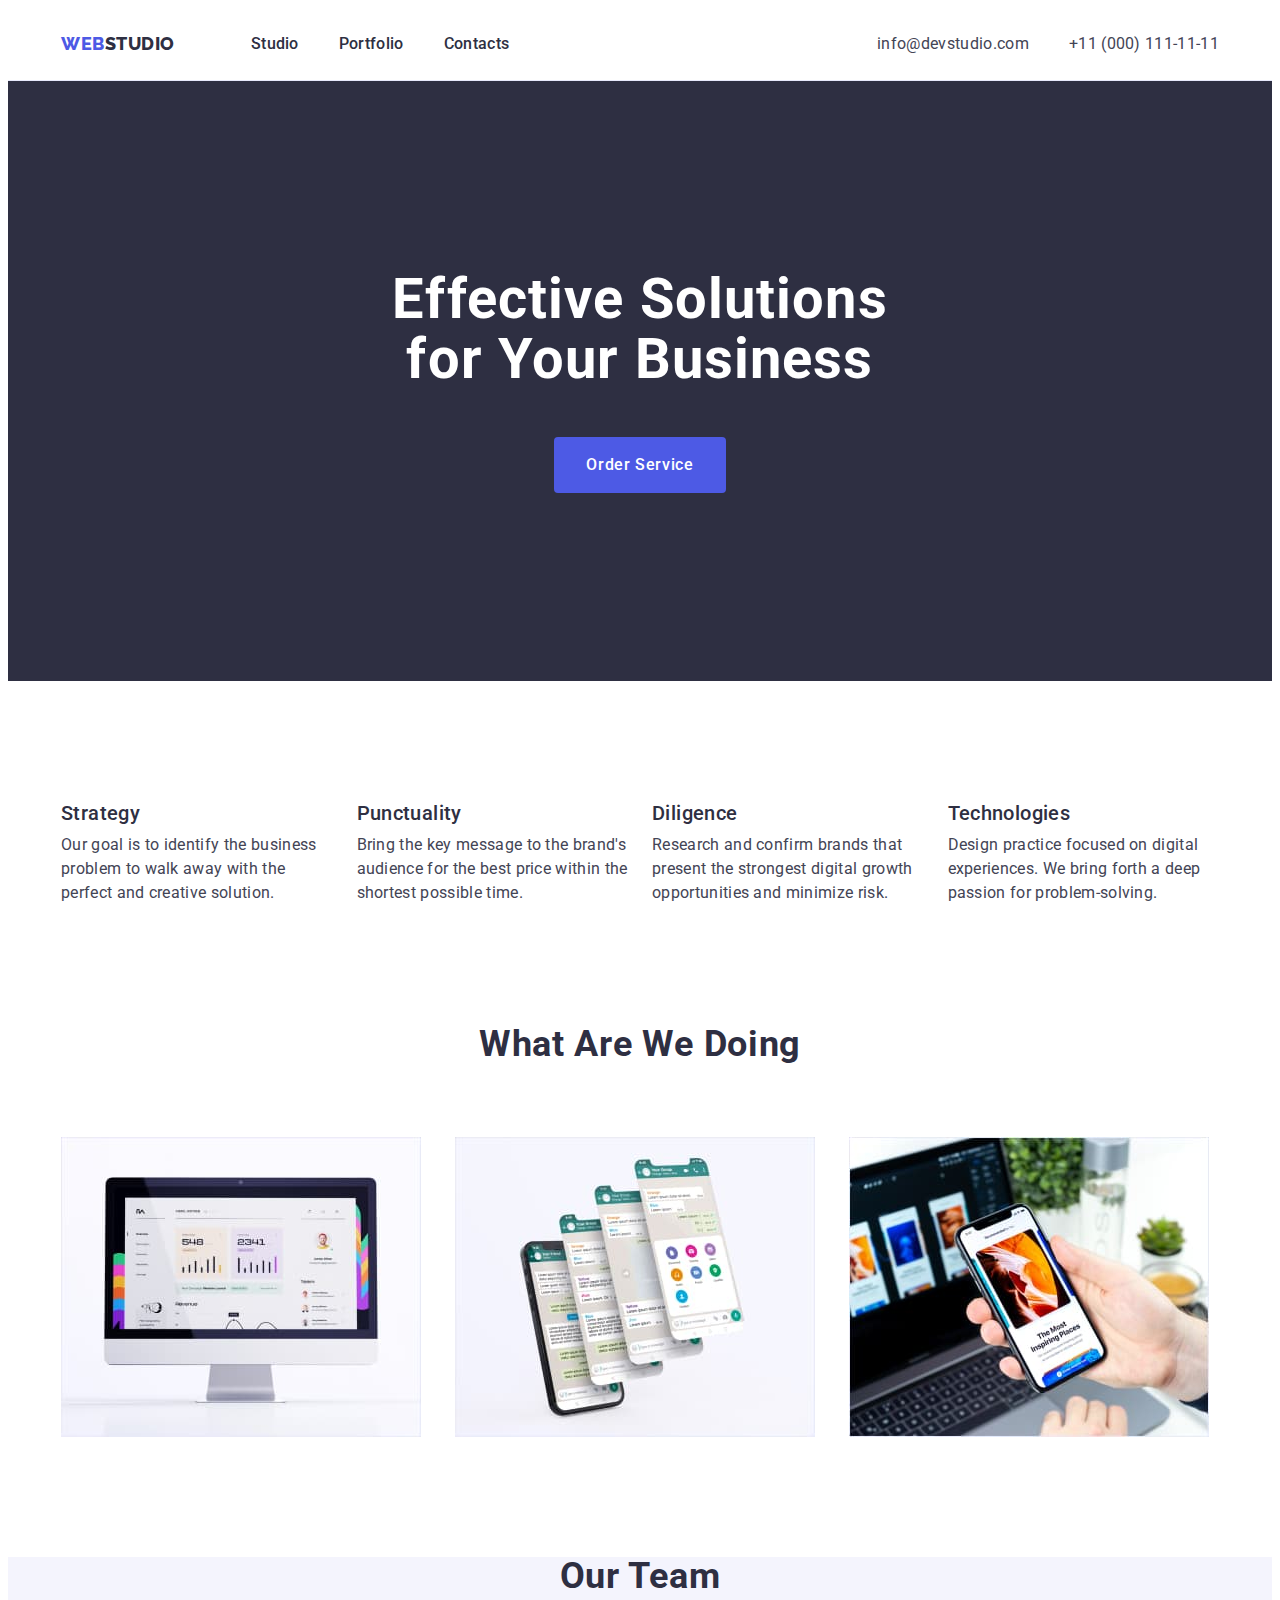
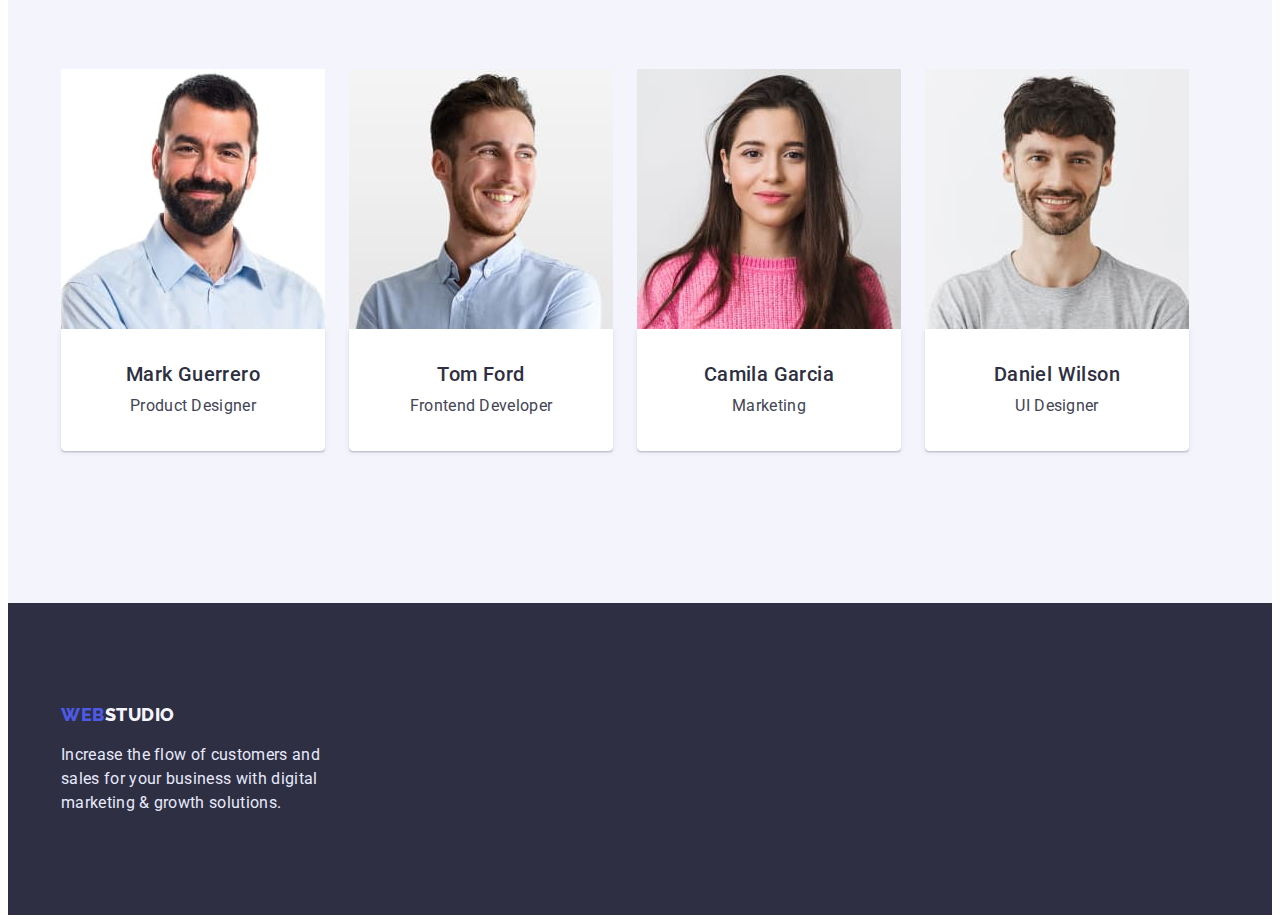
<file: index.html>
<!DOCTYPE html>
<html lang="en">
  <head>
    <meta charset="UTF-8" />
    <meta http-equiv="X-UA-Compatible" content="IE=edge" />
    <meta name="viewport" content="width=device-width, initial-scale=1.0" />
    <title>WebStudio</title>
    <link rel="preconnect" href="https://fonts.googleapis.com" />
    <link rel="preconnect" href="https://fonts.gstatic.com" crossorigin />
    <link
      href="https://fonts.googleapis.com/css2?family=Raleway:wght@800&family=Roboto:wght@400;500;700;900&display=swap"
      rel="stylesheet"
    />
    <link
      rel="stylesheet"
      href="https://cdnjs.cloudflare.com/ajax/libs/modern-normalize/1.1.0/modern-normalize.min.css"
      integrity="sha512-wpPYUAdjBVSE4KJnH1VR1HeZfpl1ub8YT/NKx4PuQ5NmX2tKuGu6U/JRp5y+Y8XG2tV+wKQpNHVUX03MfMFn9Q=="
      crossorigin="anonymous"
      referrerpolicy="no-referrer"
    />
    <link rel="stylesheet" href="./css/styles.css" />
  </head>
  <body>
    <header class="header">
      <div class="container header-container">
        <nav class="header-navigation">
          <a href="./index.html" class="header-logo link">
            Web<span class="header-logo-span">Studio</span></a
          >
          <ul class="header-list list">
            <li class="header-item">
              <a href="./index.html" class="header-link link">Studio</a>
            </li>
            <li class="header-item">
              <a href="./portfolio.html" class="header-link link">Portfolio</a>
            </li>
            <li class="header-item">
              <a href="" class="header-link link">Contacts</a>
            </li>
          </ul>
        </nav>
        <address class="address">
          <ul class="address-list list">
            <li class="address-item">
              <a href="mailto:info@devstudio.com" class="address-mail link"
                >info@devstudio.com</a
              >
            </li>
            <li class="address-item">
              <a href="tel:+110001111111" class="address-tel link"
                >+11 (000) 111-11-11</a
              >
            </li>
          </ul>
        </address>
      </div>
    </header>
    <main>
      <section class="hero">
        <div class="container">
          <h1 class="hero-title">
            Effective Solutions
            <div class="hero-title-title">for Your Business</div>
          </h1>
          <button type="button" class="hero-button">Order Service</button>
        </div>
      </section>
      <section class="main">
        <div class="container main-container">
          <h2 class="main-title">Advantages</h2>
          <ul class="main-list">
            <li class="main-item">
              <h3 class="main-subtitle">Strategy</h3>
              <p class="main-text">
                Our goal is to identify the business problem to walk away with
                the perfect and creative solution.
              </p>
            </li>
            <li class="main-item">
              <h3 class="main-subtitle">Punctuality</h3>
              <p class="main-text">
                Bring the key message to the brand's audience for the best price
                within the shortest possible time.
              </p>
            </li>
            <li class="main-item">
              <h3 class="main-subtitle">Diligence</h3>
              <p class="main-text">
                Research and confirm brands that present the strongest digital
                growth opportunities and minimize risk.
              </p>
            </li>
            <li class="main-item">
              <h3 class="main-subtitle">Technologies</h3>
              <p class="main-text">
                Design practice focused on digital experiences. We bring forth a
                deep passion for problem-solving.
              </p>
            </li>
          </ul>
        </div>
      </section>
      <section class="work">
        <div class="container">
          <h2 class="work-title">What are we doing</h2>
          <ul class="work-list">
            <li class="work-item">
              <img
                src="./images/img-1.jpg"
                alt="picture"
                width="360"
                height="300"
              />
            </li>
            <li class="work-item">
              <img
                src="./images/img-2.jpg"
                alt="picture"
                width="360"
                height="300"
              />
            </li>
            <li class="work-item">
              <img
                src="./images/img-3.jpg"
                alt="picture"
                width="360"
                height="300"
              />
            </li>
          </ul>
        </div>
      </section>
      <section class="team">
        <div class="container">
          <h2 class="team-title">Our Team</h2>
          <ul class="team-list">
            <li class="team-item">
              <img
                src="./images/img-4.jpg"
                alt="photo"
                width="264"
                height="260"
              />
              <div class="team-container-h3-p">
                <h3 class="team-subtitle">Mark Guerrero</h3>
                <p class="team-text">Product Designer</p>
              </div>
            </li>
            <li class="team-item">
              <img
                src="./images/img-5.jpg"
                alt="photo"
                width="264"
                height="260"
              />
              <div class="team-container-h3-p">
                <h3 class="team-subtitle">Tom Ford</h3>
                <p class="team-text">Frontend Developer</p>
              </div>
            </li>
            <li class="team-item">
              <img
                src="./images/img-6.jpg"
                alt="photo"
                width="264"
                height="260"
              />
              <div class="team-container-h3-p">
                <h3 class="team-subtitle">Camila Garcia</h3>
                <p class="team-text">Marketing</p>
              </div>
            </li>
            <li class="team-item">
              <img
                src="./images/img-7.jpg"
                alt="photo"
                width="264"
                height="260"
              />
              <div class="team-container-h3-p">
                <h3 class="team-subtitle">Daniel Wilson</h3>
                <p class="team-text">UI Designer</p>
              </div>
            </li>
          </ul>
        </div>
      </section>
    </main>
    <footer class="footer">
      <div class="container">
        <div class="logo-container">
          <a href="./index.html" class="footer-logo link"
            >Web<span class="footer-logo-span">Studio</span></a
          >
          <p class="footer-text">
            Increase the flow of customers and sales for your business with
            digital marketing & growth solutions.
          </p>
        </div>
      </div>
    </footer>
  </body>
</html>
</file>
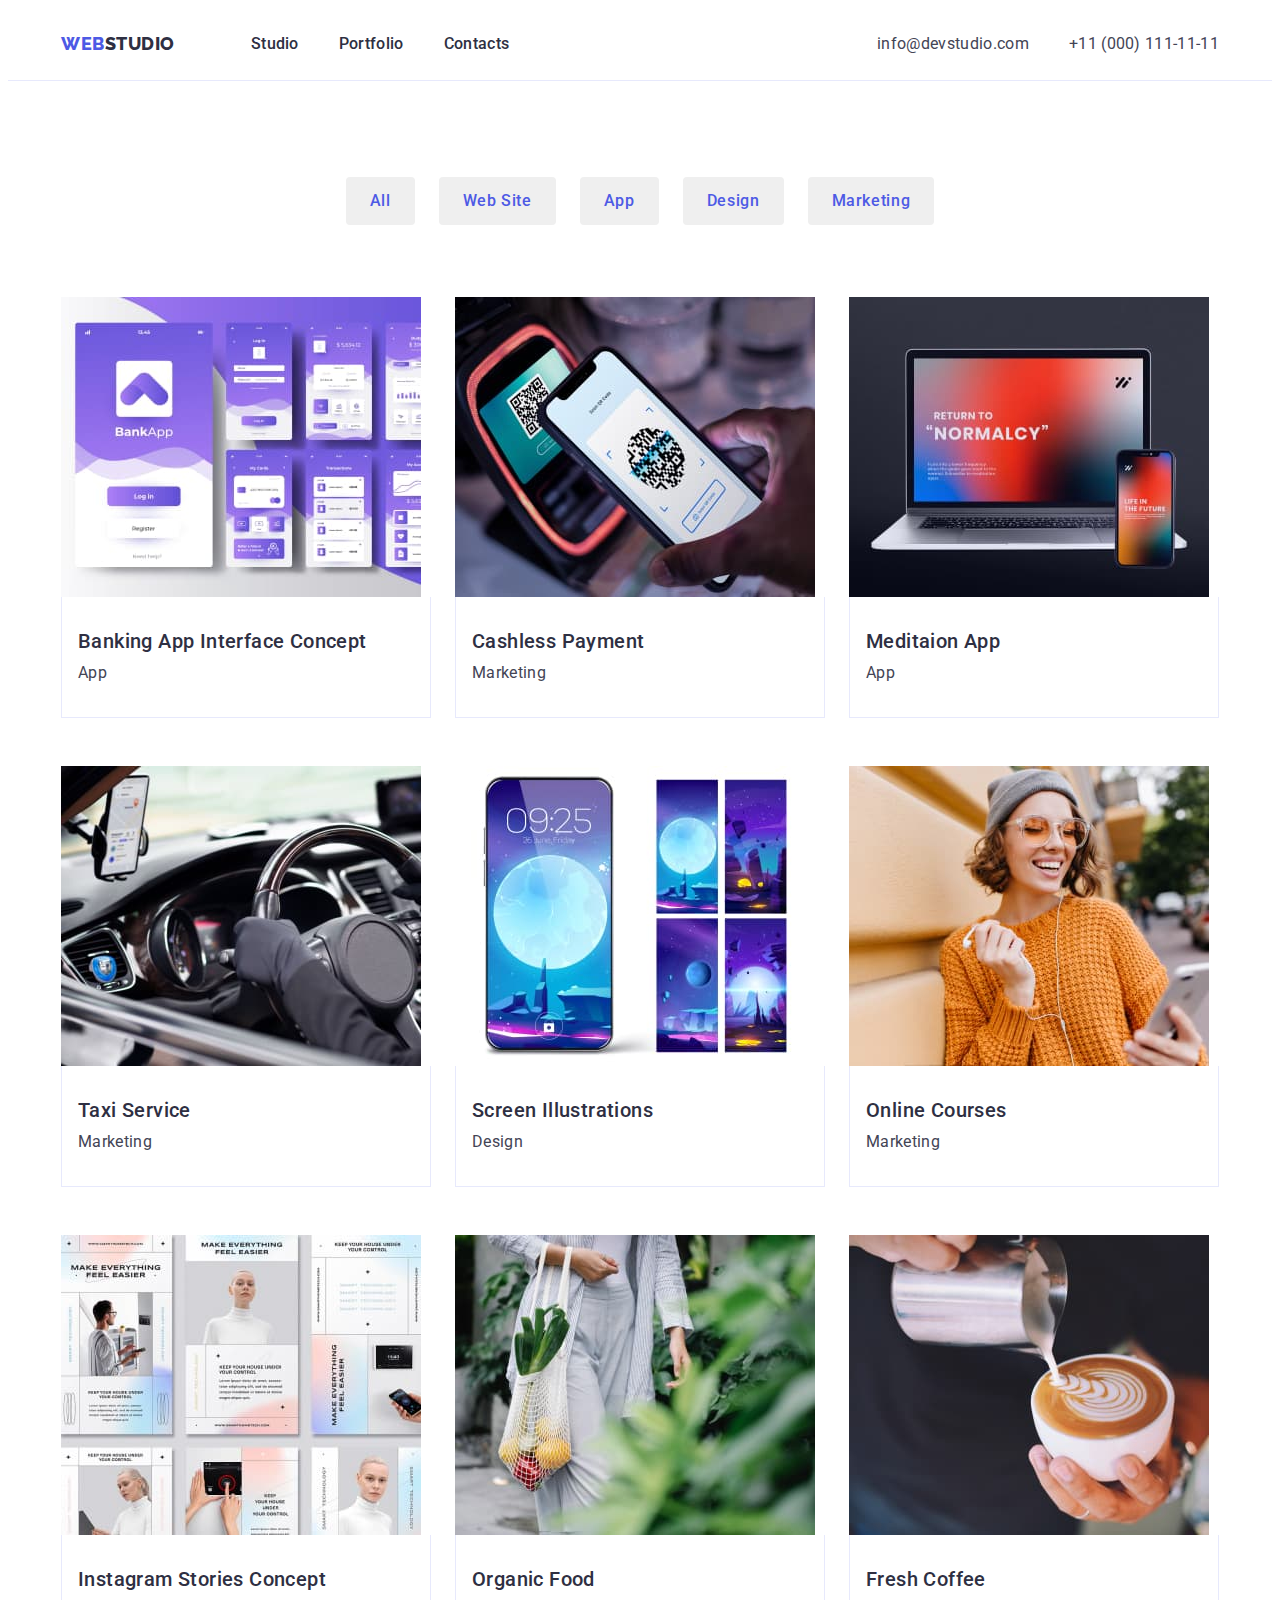
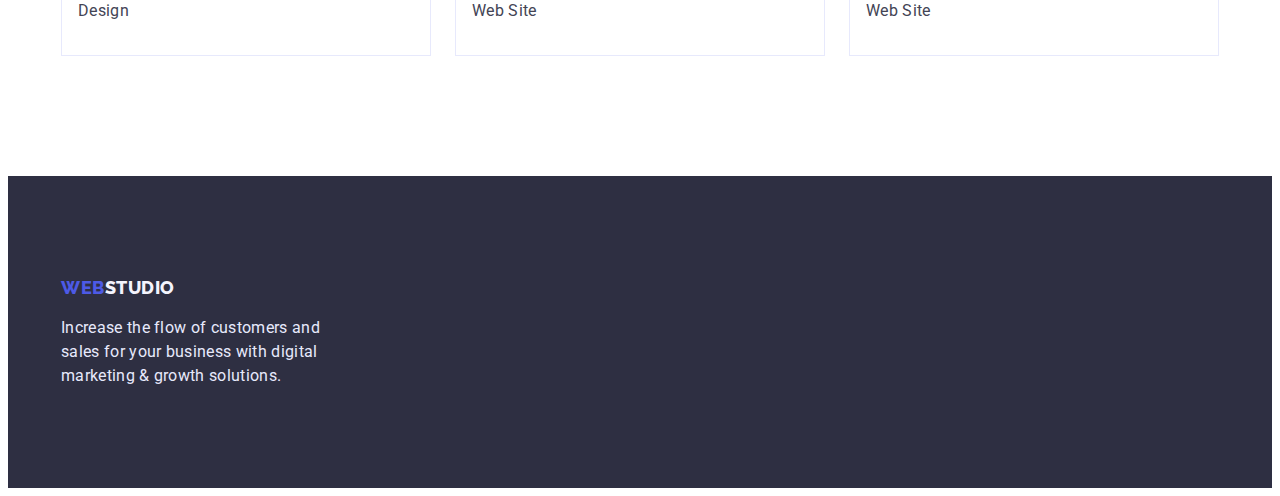
<file: portfolio.html>
<!DOCTYPE html>
<html lang="en">
  <head>
    <meta charset="UTF-8" />
    <meta http-equiv="X-UA-Compatible" content="IE=edge" />
    <meta name="viewport" content="width=device-width, initial-scale=1.0" />
    <title>Portfolio</title>
    <link rel="preconnect" href="https://fonts.googleapis.com" />
    <link rel="preconnect" href="https://fonts.gstatic.com" crossorigin />
    <link
      href="https://fonts.googleapis.com/css2?family=Raleway:wght@800&family=Roboto:wght@400;500;700;900&display=swap"
      rel="stylesheet"
    />
    <link
      rel="stylesheet"
      href="https://cdnjs.cloudflare.com/ajax/libs/modern-normalize/1.1.0/modern-normalize.min.css"
      integrity="sha512-wpPYUAdjBVSE4KJnH1VR1HeZfpl1ub8YT/NKx4PuQ5NmX2tKuGu6U/JRp5y+Y8XG2tV+wKQpNHVUX03MfMFn9Q=="
      crossorigin="anonymous"
      referrerpolicy="no-referrer"
    />
    <link rel="stylesheet" href="./css/styles.css" />
  </head>
  <body>
    <header class="header">
      <div class="container header-container">
        <nav class="header-navigation">
          <a href="./index.html" class="header-logo link">
            Web<span class="header-logo-span">Studio</span></a
          >
          <ul class="header-list list">
            <li class="header-item">
              <a href="" class="header-link link">Studio</a>
            </li>
            <li class="header-item">
              <a href="./portfolio.html" class="header-link link">Portfolio</a>
            </li>
            <li class="header-item">
              <a href="" class="header-link link">Contacts</a>
            </li>
          </ul>
        </nav>
        <address class="address">
          <ul class="address-list list">
            <li class="address-item">
              <a href="mailto:info@devstudio.com" class="address-mail link"
                >info@devstudio.com</a
              >
            </li>
            <li class="address-item">
              <a href="tel:+110001111111" class="address-tel link"
                >+11 (000) 111-11-11</a
              >
            </li>
          </ul>
        </address>
      </div>
    </header>
    <main>
      <section class="concept">
        <div class="container concept-container">
          <h1 class="button-title">Web Portfolio</h1>
          <ul class="concept-button-list list">
            <li class="button-item">
              <button type="button" class="concept-button-all">All</button>
            </li>
            <li class="button-item">
              <button type="button" class="concept-button-website">
                Web Site
              </button>
            </li>
            <li class="button-item">
              <button type="button" class="concept-button-app">App</button>
            </li>
            <li class="button-item">
              <button type="button" class="concept-button-design">
                Design
              </button>
            </li>
            <li class="button-item">
              <button type="button" class="concept-button-marketing">
                Marketing
              </button>
            </li>
          </ul>
          <ul class="concept-list list">
            <li class="concept-item">
              <img
                src="./images/banking-app-interface-concept.jpg"
                alt="interface"
                width="360"
                height="300"
              />
              <div class="concept-item-h2-p">
                <h2 class="concept-subtitle">Banking App Interface Concept</h2>
                <p class="concept-text">App</p>
              </div>
            </li>
            <li class="concept-item">
              <img
                src="./images/cashles-payment.jpg"
                alt="payment"
                width="360"
                height="300"
              />
              <div class="concept-item-h2-p">
                <h2 class="concept-subtitle">Cashless Payment</h2>
                <p class="concept-text">Marketing</p>
              </div>
            </li>
            <li class="concept-item">
              <img
                src="./images/medditation-app.jpg"
                alt="meditaion"
                width="360"
                height="300"
              />
              <div class="concept-item-h2-p">
                <h2 class="concept-subtitle">Meditaion App</h2>
                <p class="concept-text">App</p>
              </div>
            </li>
            <li class="concept-item">
              <img
                src="./images/taxi-service.jpg"
                alt="taxi"
                width="360"
                height="300"
              />
              <div class="concept-item-h2-p">
                <h2 class="concept-subtitle">Taxi Service</h2>
                <p class="concept-text">Marketing</p>
              </div>
            </li>
            <li class="concept-item">
              <img
                src="./images/screen-illustrations.jpg"
                alt="illustrations"
                width="360"
                height="300"
              />
              <div class="concept-item-h2-p">
                <h2 class="concept-subtitle">Screen Illustrations</h2>
                <p class="concept-text">Design</p>
              </div>
            </li>
            <li class="concept-item">
              <img
                src="./images/online-courses.jpg"
                alt="courses"
                width="360"
                height="300"
              />
              <div class="concept-item-h2-p">
                <h2 class="concept-subtitle">Online Courses</h2>
                <p class="concept-text">Marketing</p>
              </div>
            </li>
            <li class="concept-item">
              <img
                src="./images/instagram-stories-concept.jpg"
                alt="instagram"
                width="360"
                height="300"
              />
              <div class="concept-item-h2-p">
                <h2 class="concept-subtitle">Instagram Stories Concept</h2>
                <p class="concept-text">Design</p>
              </div>
            </li>
            <li class="concept-item">
              <img
                src="./images/organik-food.jpg"
                alt="food"
                width="360"
                height="300"
              />
              <div class="concept-item-h2-p">
                <h2 class="concept-subtitle">Organic Food</h2>
                <p class="concept-text">Web Site</p>
              </div>
            </li>
            <li class="concept-item">
              <img
                src="./images/fresh-coffe.jpg"
                alt="coffe"
                width="360"
                height="300"
              />
              <div class="concept-item-h2-p">
                <h2 class="concept-subtitle">Fresh Coffee</h2>
                <p class="concept-text">Web Site</p>
              </div>
            </li>
          </ul>
        </div>
      </section>
    </main>
    <footer class="footer">
      <div class="container">
        <div class="logo-container">
          <a href="./index.html" class="footer-logo link"
            >Web<span class="footer-logo-span">Studio</span></a
          >
          <p class="footer-text">
            Increase the flow of customers and sales for your business with
            digital marketing & growth solutions.
          </p>
        </div>
      </div>
    </footer>
  </body>
</html>
</file>
<file: css/styles.css>
h1,
h2,
h3,
h4,
p {
  margin-top: 0;
  margin-bottom: 0;
}

ul {
  margin-top: 0;
  margin-bottom: 0;
  padding-left: 0;
}

.list {
  list-style: none;
}

.link {
  text-decoration: none;
}

img {
  display: block;
}

:root {
  --blue-color: #4d5ae5;
  --black-color: #2e2f42;
  --grey-color: #434455;
  --white-color: #ffffff;
  --milk-color: #f4f4fd;
  --light-grey-color: #e7e9fc;
  --button-blue-color: #4d5ae5;
}

body {
  font-family: "Roboto", sans-serif;
  font-size: 16px;
  color: var(--grey-color);
}

.container {
  width: 1158px;
  margin-left: auto;
  margin-right: auto;
  padding-left: 15px;
  padding-right: 15px;
}
/*outline: 2px solid red; */
.header {
  padding-bottom: 24px;
  padding-top: 24px;
  background: var(--white-color);
  border-bottom: 1px solid var(--light-grey-color);
}

.header-logo {
  text-transform: uppercase;
  font-family: "Raleway";
  font-weight: 800;
  font-size: 18px;
  line-height: 1.33;
  letter-spacing: 0.03em;
  color: var(--blue-color);
  margin-right: 76px;
}

.header-logo-span {
  color: var(--black-color);
}

.header-container {
  display: flex;
}

.header-navigation {
  display: flex;
  align-items: center;
  margin-right: auto;
}

.header-list {
  display: flex;
  gap: 40px;
}

.address-list {
  display: flex;
}

.header-list .link:hover,
.header-list .link:focus {
  color: var(--blue-color);
}

.header-link {
  font-weight: 500;
  font-size: 16px;
  line-height: 1.5;
  letter-spacing: 0.02em;
  color: var(--black-color);
}

.address-mail {
  font-style: normal;
  font-size: 16px;
  line-height: 1.5;
  letter-spacing: 0.02em;
  color: var(--grey-color);
  margin-right: 40px;
}

.address-list .address-mail:hover,
.address-list .address-mail:focus {
  color: var(--blue-color);
}

.address-tel {
  font-style: normal;
  font-size: 16px;
  line-height: 1.5;
  letter-spacing: 0.02em;
  color: var(--grey-color);
}

.address-list .address-tel:hover,
.address-list .address-tel:focus {
  color: var(--blue-color);
}

.hero {
  background: var(--black-color);
  padding-top: 188px;
  padding-bottom: 188px;
}

.hero-title {
  font-size: 56px;
  line-height: 60px;
  text-align: center;
  letter-spacing: 0.02em;
  color: var(--white-color);
  margin-bottom: 48px;
}

.hero-button {
  cursor: pointer;
  font-family: inherit;
  font-weight: 500;
  font-size: 16px;
  line-height: 1.5;
  letter-spacing: 0.04em;
  color: var(--white-color);
  background: var(--blue-color);
  border: 1px var(--blue-color);
  border-radius: 4px;
  padding: 16px 32px;
  margin: 0 auto;
  display: block;
}

.main {
  padding-top: 120px;
  padding-bottom: 120px;
}

.main-container {
  display: flex;
}

.main-title {
  position: absolute;
  white-space: nowrap;
  width: 1px;
  height: 1px;
  overflow: hidden;
  border: 0;
  padding: 0;
  clip: rect(0 0 0 0);
  clip-path: inset(50%);
  margin: -1px;
}

.main-list {
  list-style: none;
  display: flex;
  align-items: center;
  gap: 24px;
}

.main-item {
  flex-basis: calc((100% - 72px) / 4);
}

.main-subtitle {
  font-weight: 500;
  font-size: 20px;
  line-height: 1.2;
  letter-spacing: 0.02em;
  color: var(--black-color);
  margin-bottom: 8px;
}

.main-text {
  line-height: 1.5;
  letter-spacing: 0.02em;
}

.work {
  padding-top: 0px;
  padding-bottom: 120px;
}

.work-title {
  font-size: 36px;
  line-height: 1.11;
  text-align: center;
  letter-spacing: 0.02em;
  text-transform: capitalize;
  color: var(--black-color);
  margin-top: 0;
  margin-bottom: 72px;
}

.work-list {
  list-style: none;
  display: flex;
  gap: 24px;
}

.work-item {
  flex-basis: calc((100% - 48px) / 3);
}

.team {
  padding-bottom: 152px;
  background-color: var(--milk-color);
}

.team-title {
  font-size: 36px;
  line-height: 1.11;
  text-align: center;
  letter-spacing: 0.02em;
  text-transform: capitalize;
  color: var(--black-color);
  margin-bottom: 72px;
}

.team-list {
  list-style: none;
  display: flex;
  align-items: center;
  flex-basis: calc((100% - 72px) / 4);
  gap: 24px;
}

.team-subtitle {
  font-weight: 500;
  font-size: 20px;
  line-height: 1.2;
  letter-spacing: 0.02em;
  color: var(--black-color);
  margin-bottom: 8px;
  text-align: center;
}

.team-text {
  line-height: 1.5;
  letter-spacing: 0.02em;
  text-align: center;
}

.team-container-h3-p {
  padding-top: 32px;
  padding-bottom: 32px;
  border: 1px solid var(--white-color);
  background: var(--white-color);
  box-shadow: 0px 1px 6px rgba(46, 47, 66, 0.08),
    0px 1px 1px rgba(46, 47, 66, 0.16), 0px 2px 1px rgba(46, 47, 66, 0.08);
  border-radius: 0px 0px 4px 4px;
}

.footer {
  background: var(--black-color);
  padding-top: 100px;
  padding-bottom: 100px;
}

.logo-container {
  width: 264px;
}

.footer-logo {
  text-transform: uppercase;
  font-family: "Raleway";
  font-weight: 800;
  font-size: 18px;
  line-height: 1.33;
  letter-spacing: 0.03em;
  color: var(--blue-color);
}

.footer-logo-span {
  color: var(--milk-color);
}

.footer-text {
  font-size: 16px;
  line-height: 1.5;
  letter-spacing: 0.02em;
  color: var(--light-grey-color);
  margin-top: 16px;
}

/*------------------PORTFOLIO----------------*/

button:hover,
button:focus {
  color: var(--white-color);
  background: #404bbf;
}

.concept {
  padding-top: 96px;
  padding-bottom: 120px;
}

.concept-button-list {
  justify-content: center;
  display: flex;
  gap: 24px;
  margin-bottom: 72px;
}

.concept-button-all {
  cursor: pointer;
  font-family: inherit;
  font-weight: 500;
  font-size: 16px;
  line-height: 1.5;
  letter-spacing: 0.04em;
  color: var(--button-blue-color);
  border: 1px var(--light-grey-color);
  border-radius: 4px;
  padding: 12px 24px;
}

.concept-button-website {
  cursor: pointer;
  font-family: inherit;
  font-weight: 500;
  font-size: 16px;
  line-height: 1.5;
  letter-spacing: 0.04em;
  color: var(--button-blue-color);
  border: 1px var(--light-grey-color);
  border-radius: 4px;
  padding: 12px 24px;
}

.concept-button-app {
  cursor: pointer;
  font-family: inherit;
  font-weight: 500;
  font-size: 16px;
  line-height: 1.5;
  letter-spacing: 0.04em;
  color: var(--button-blue-color);
  border: 1px var(--light-grey-color);
  border-radius: 4px;
  padding: 12px 24px;
}

.concept-button-design {
  cursor: pointer;
  font-family: inherit;
  font-weight: 500;
  font-size: 16px;
  line-height: 1.5;
  letter-spacing: 0.04em;
  color: var(--button-blue-color);
  border: 1px var(--light-grey-color);
  border-radius: 4px;
  padding: 12px 24px;
}

.concept-button-marketing {
  cursor: pointer;
  font-family: inherit;
  font-weight: 500;
  font-size: 16px;
  line-height: 1.5;
  letter-spacing: 0.04em;
  color: var(--button-blue-color);
  border: 1px var(--light-grey-color);
  border-radius: 4px;
  padding: 12px 24px;
}

.button-title {
  position: absolute;
  white-space: nowrap;
  width: 1px;
  height: 1px;
  overflow: hidden;
  border: 0;
  padding: 0;
  clip: rect(0 0 0 0);
  clip-path: inset(50%);
  margin: -1px;
}

.concept-list {
  display: flex;
  align-items: center;
  flex-wrap: wrap;
  column-gap: 24px;
  row-gap: 48px;
}

.concept-item {
  flex-basis: calc((100% - 48px) / 3);
}

.concept-subtitle {
  font-weight: 500;
  font-size: 20px;
  line-height: 1.2;
  letter-spacing: 0.02em;
  color: var(--black-color);
}

.concept-text {
  line-height: 1.5;
  letter-spacing: 0.02em;
  margin-top: 8px;
}

.concept-item-h2-p {
  background: var(--white-color);
  border-top-width: 0;
  border-right-width: 1px;
  border-right-color: var(--light-grey-color);
  border-bottom-width: 1px;
  border-bottom-color: var(--light-grey-color);
  border-left-width: 1px;
  border-left-color: var(--light-grey-color);
  border-style: solid;
  padding: 32px 16px;
}
</file>
